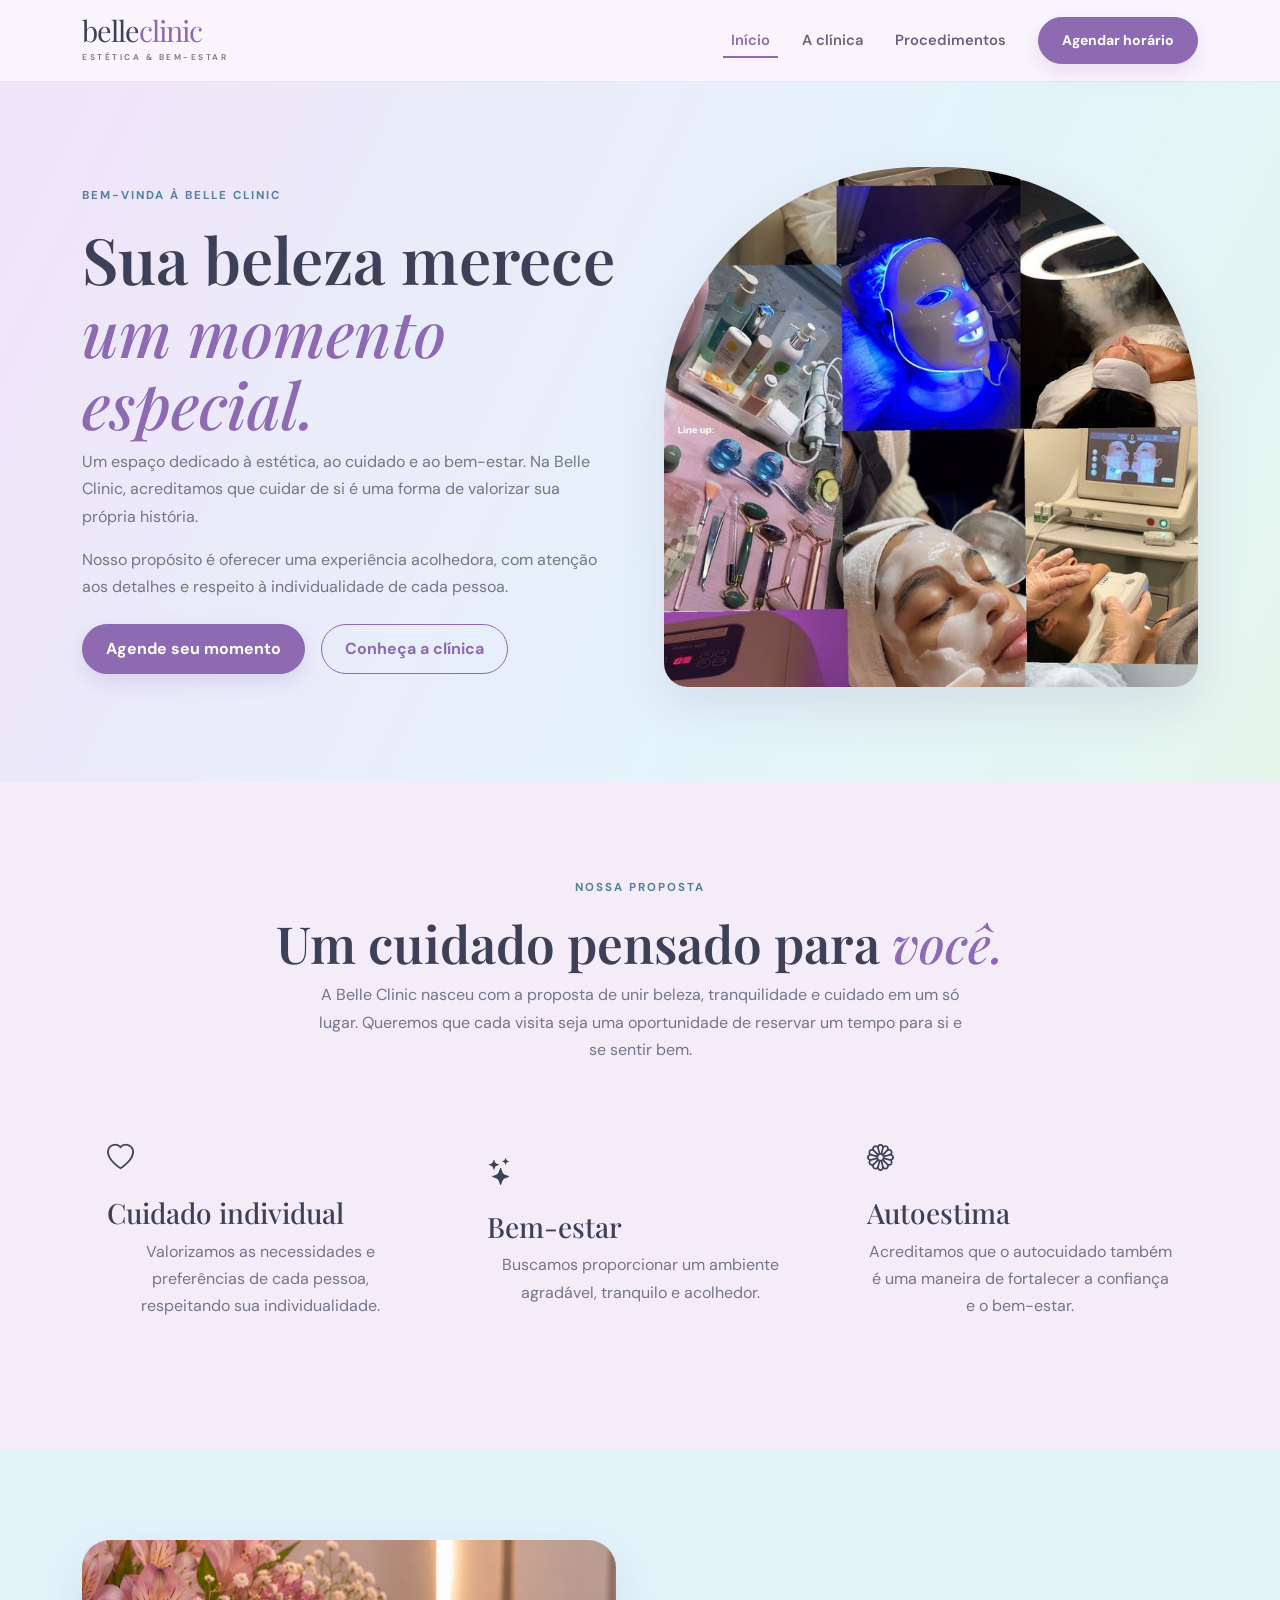
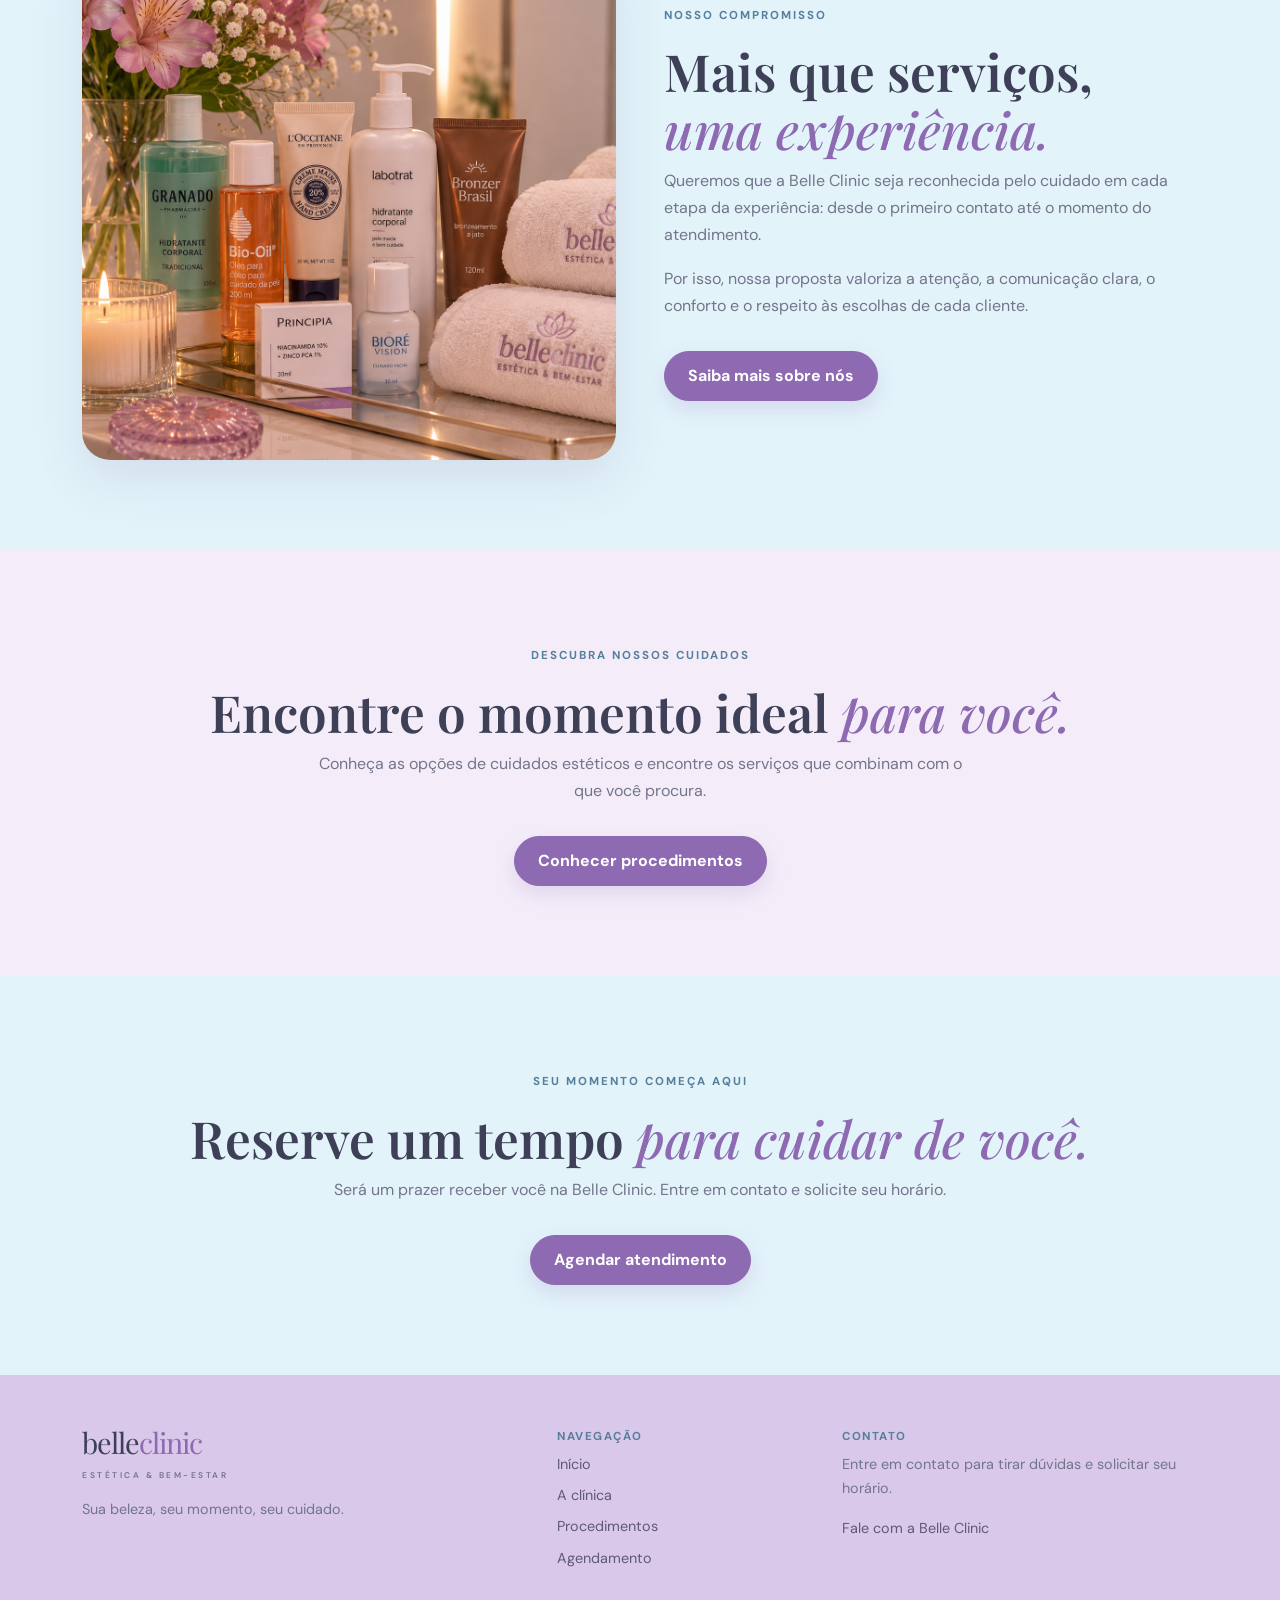
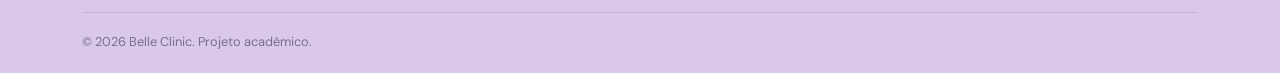
<file: index.html>
<!DOCTYPE html>
<html lang="pt-BR">
<head>
    <meta charset="UTF-8">
    <meta name="viewport" content="width=device-width, initial-scale=1.0">

    <title>Início | Belle Clinic</title>

    <link rel="preconnect" href="https://fonts.googleapis.com">
    <link rel="preconnect" href="https://fonts.gstatic.com" crossorigin>
    <link href="https://fonts.googleapis.com/css2?family=DM+Sans:wght@400;500;600;700&family=Playfair+Display:wght@500;600;700&display=swap" rel="stylesheet">

    <link href="https://cdn.jsdelivr.net/npm/bootstrap@5.3.8/dist/css/bootstrap.min.css" rel="stylesheet">
    <link rel="stylesheet" href="https://cdn.jsdelivr.net/npm/bootstrap-icons@1.13.1/font/bootstrap-icons.min.css">
    <link rel="stylesheet" href="style.css">
</head>

<body>

    <nav class="navbar navbar-expand-lg navbar-belle sticky-top">
        <div class="container">

            <a class="navbar-brand" href="index.html">
                belle<span>clinic</span>
                <small>ESTÉTICA & BEM-ESTAR</small>
            </a>

            <button class="navbar-toggler" type="button"
                data-bs-toggle="collapse"
                data-bs-target="#menuBelle"
                aria-label="Abrir menu">
                <span class="navbar-toggler-icon"></span>
            </button>

            <div class="collapse navbar-collapse" id="menuBelle">
                <ul class="navbar-nav ms-auto align-items-lg-center gap-lg-3">

                    <li class="nav-item">
                        <a class="nav-link active" href="index.html">Início</a>
                    </li>

                    <li class="nav-item">
                        <a class="nav-link" href="clinica.html">A clínica</a>
                    </li>

                    <li class="nav-item">
                        <a class="nav-link" href="procedimentos.html">Procedimentos</a>
                    </li>

                    <li class="nav-item">
                        <a class="btn btn-belle btn-sm ms-lg-2" href="agendamento.html">
                            Agendar horário
                        </a>
                    </li>

                </ul>
            </div>
        </div>
    </nav>

    <main>

        <!-- APRESENTAÇÃO PRINCIPAL -->
        <section class="hero-home">
            <div class="container">
                <div class="row align-items-center g-5">

                    <div class="col-lg-6">

                        <span class="eyebrow">BEM-VINDA À BELLE CLINIC</span>

                        <h1>
                            Sua beleza merece
                            <em>um momento especial.</em>
                        </h1>

                        <p>
                            Um espaço dedicado à estética, ao cuidado e ao
                            bem-estar. Na Belle Clinic, acreditamos que cuidar
                            de si é uma forma de valorizar sua própria história.
                        </p>

                        <p>
                            Nosso propósito é oferecer uma experiência acolhedora,
                            com atenção aos detalhes e respeito à individualidade
                            de cada pessoa.
                        </p>

                        <div class="d-flex flex-wrap gap-3 mt-4">
                            <a href="agendamento.html" class="btn btn-belle">
                                Agende seu momento
                            </a>

                            <a href="clinica.html" class="btn btn-outline-belle">
                                Conheça a clínica
                            </a>
                        </div>

                    </div>

                    <div class="col-lg-6">

                        <img
                            class="hero-photo"
                            <img src="imagens/imageminicial.png"
                            alt="Ambiente de estética acolhedor">

                    </div>

                </div>
            </div>
        </section>

        <!-- NOSSA PROPOSTA -->
        <section class="section-space">
            <div class="container text-center">

                <span class="eyebrow">NOSSA PROPOSTA</span>

                <h2>
                    Um cuidado pensado para
                    <em>você.</em>
                </h2>

                <p class="mx-auto narrow-copy">
                    A Belle Clinic nasceu com a proposta de unir beleza,
                    tranquilidade e cuidado em um só lugar. Queremos que
                    cada visita seja uma oportunidade de reservar um tempo
                    para si e se sentir bem.
                </p>

                <div class="row g-4 mt-4">

                    <div class="col-md-4">
                        <div class="objective-card h-100">
                            <i class="bi bi-heart"></i>
                            <h3>Cuidado individual</h3>
                            <p>
                                Valorizamos as necessidades e preferências
                                de cada pessoa, respeitando sua individualidade.
                            </p>
                        </div>
                    </div>

                    <div class="col-md-4">
                        <div class="objective-card h-100">
                            <i class="bi bi-stars"></i>
                            <h3>Bem-estar</h3>
                            <p>
                                Buscamos proporcionar um ambiente agradável,
                                tranquilo e acolhedor.
                            </p>
                        </div>
                    </div>

                    <div class="col-md-4">
                        <div class="objective-card h-100">
                            <i class="bi bi-flower1"></i>
                            <h3>Autoestima</h3>
                            <p>
                                Acreditamos que o autocuidado também é uma
                                maneira de fortalecer a confiança e o bem-estar.
                            </p>
                        </div>
                    </div>

                </div>

            </div>
        </section>

        <!-- DIFERENCIAL DA EMPRESA -->
        <section class="soft-panel section-space">
            <div class="container">

                <div class="row align-items-center g-5">

                    <div class="col-lg-6">

                        <img
                            class="clinic-photo"
                            <img src="imagens/imagemdosprodutos.png"
                            alt="Espaço preparado para momentos de relaxamento">

                    </div>

                    <div class="col-lg-6">

                        <span class="eyebrow">NOSSO COMPROMISSO</span>

                        <h2>
                            Mais que serviços,
                            <em>uma experiência.</em>
                        </h2>

                        <p>
                            Queremos que a Belle Clinic seja reconhecida
                            pelo cuidado em cada etapa da experiência:
                            desde o primeiro contato até o momento do atendimento.
                        </p>

                        <p>
                            Por isso, nossa proposta valoriza a atenção,
                            a comunicação clara, o conforto e o respeito
                            às escolhas de cada cliente.
                        </p>

                        <a href="clinica.html" class="btn btn-belle mt-3">
                            Saiba mais sobre nós
                        </a>

                    </div>

                </div>
            </div>
        </section>

        <!-- CHAMADA PARA PROCEDIMENTOS -->
        <section class="section-space">
            <div class="container text-center">

                <span class="eyebrow">DESCUBRA NOSSOS CUIDADOS</span>

                <h2>
                    Encontre o momento ideal
                    <em>para você.</em>
                </h2>

                <p class="mx-auto narrow-copy">
                    Conheça as opções de cuidados estéticos e encontre
                    os serviços que combinam com o que você procura.
                </p>

                <a href="procedimentos.html" class="btn btn-belle mt-3">
                    Conhecer procedimentos
                </a>

            </div>
        </section>

        <!-- CHAMADA FINAL -->
        <section class="soft-panel section-space">
            <div class="container text-center">

                <span class="eyebrow">SEU MOMENTO COMEÇA AQUI</span>

                <h2>
                    Reserve um tempo
                    <em>para cuidar de você.</em>
                </h2>

                <p class="mx-auto narrow-copy">
                    Será um prazer receber você na Belle Clinic.
                    Entre em contato e solicite seu horário.
                </p>

                <a href="agendamento.html" class="btn btn-belle mt-3">
                    Agendar atendimento
                </a>

            </div>
        </section>

    </main>

    <footer class="footer-belle">
        <div class="container">

            <div class="row gy-4">

                <div class="col-md-5">
                    <a class="navbar-brand" href="index.html">
                        belle<span>clinic</span>
                        <small>ESTÉTICA & BEM-ESTAR</small>
                    </a>

                    <p class="mt-3">
                        Sua beleza, seu momento, seu cuidado.
                    </p>
                </div>

                <div class="col-6 col-md-3">
                    <h6>NAVEGAÇÃO</h6>
                    <a href="index.html">Início</a>
                    <a href="clinica.html">A clínica</a>
                    <a href="procedimentos.html">Procedimentos</a>
                    <a href="agendamento.html">Agendamento</a>
                </div>

                <div class="col-6 col-md-4">
                    <h6>CONTATO</h6>
                    <p>
                        Entre em contato para tirar dúvidas e solicitar
                        seu horário.
                    </p>
                    <a href="agendamento.html">Fale com a Belle Clinic</a>
                </div>

            </div>

            <div class="footer-bottom">
                © 2026 Belle Clinic. Projeto acadêmico.
            </div>

        </div>
    </footer>

    <script src="https://cdn.jsdelivr.net/npm/bootstrap@5.3.8/dist/js/bootstrap.bundle.min.js"></script>
    <script src="script.js"></script>

</body>
</html>
</file>
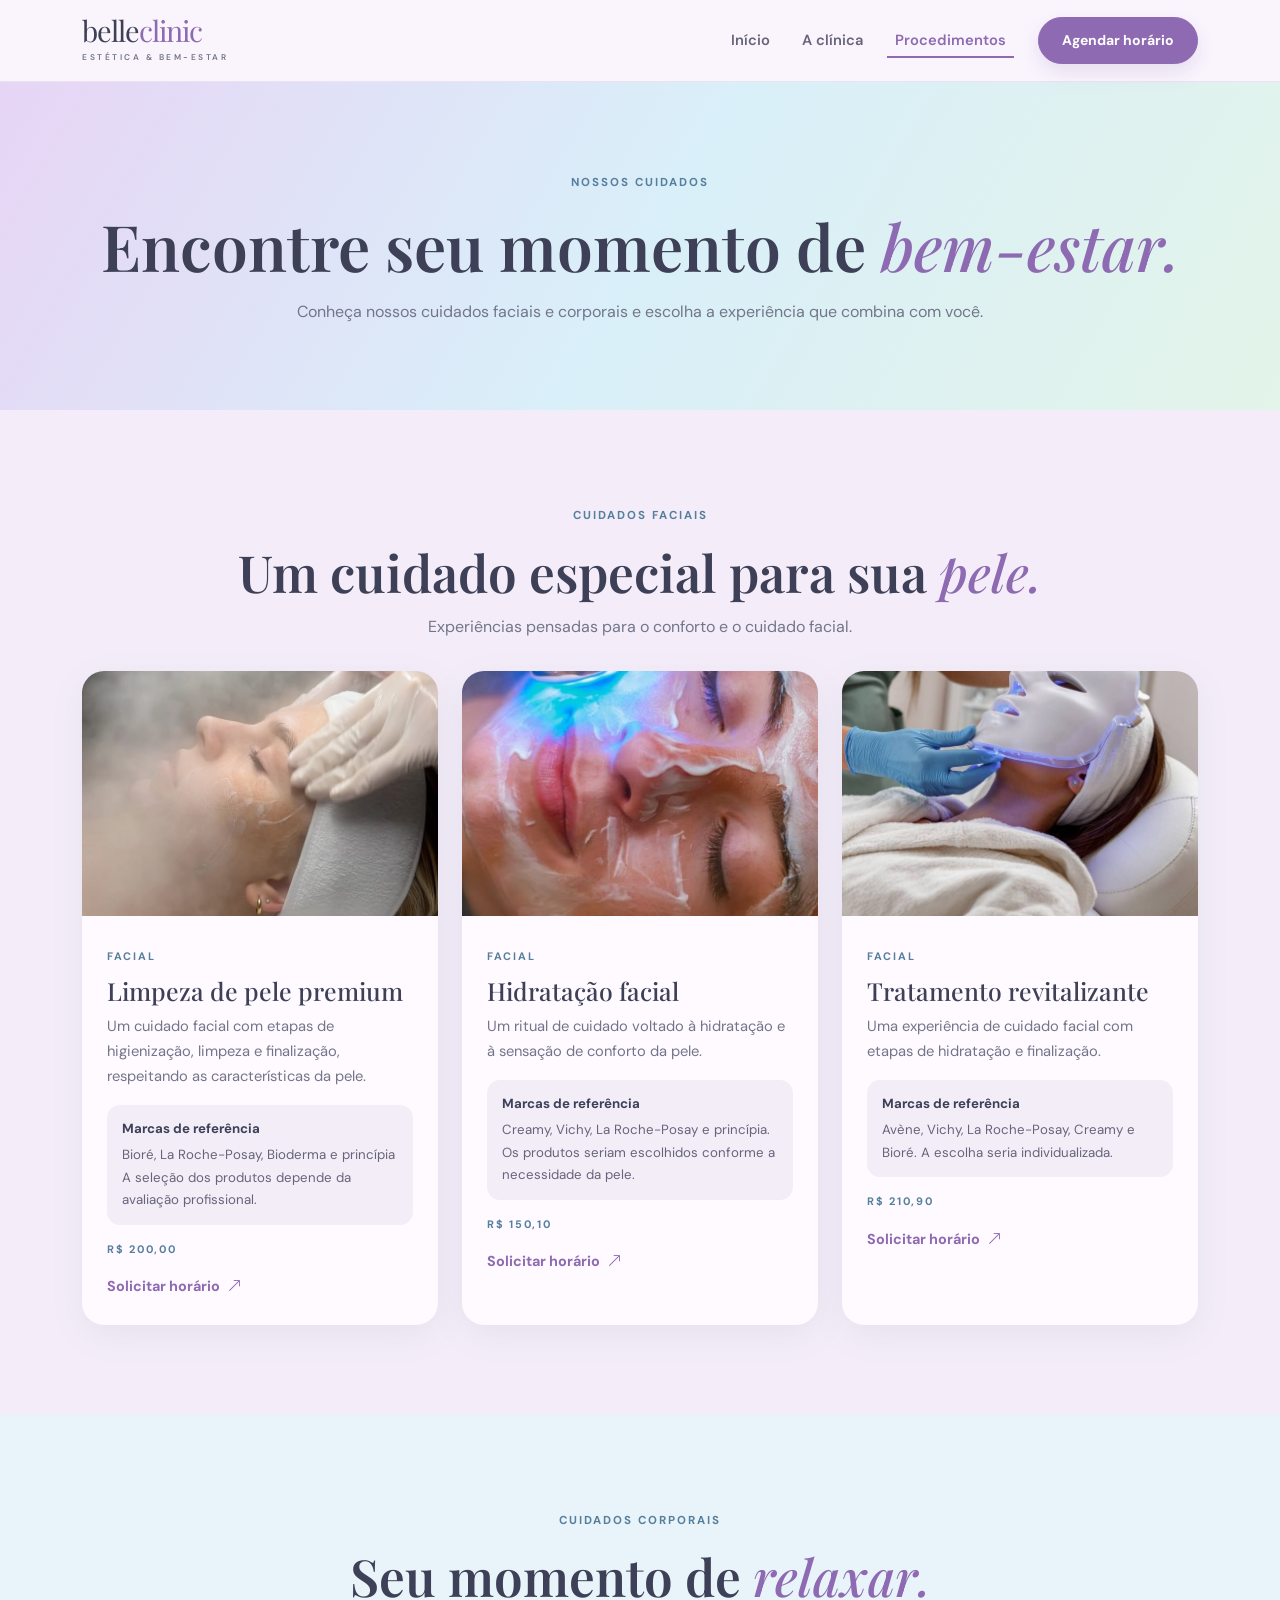
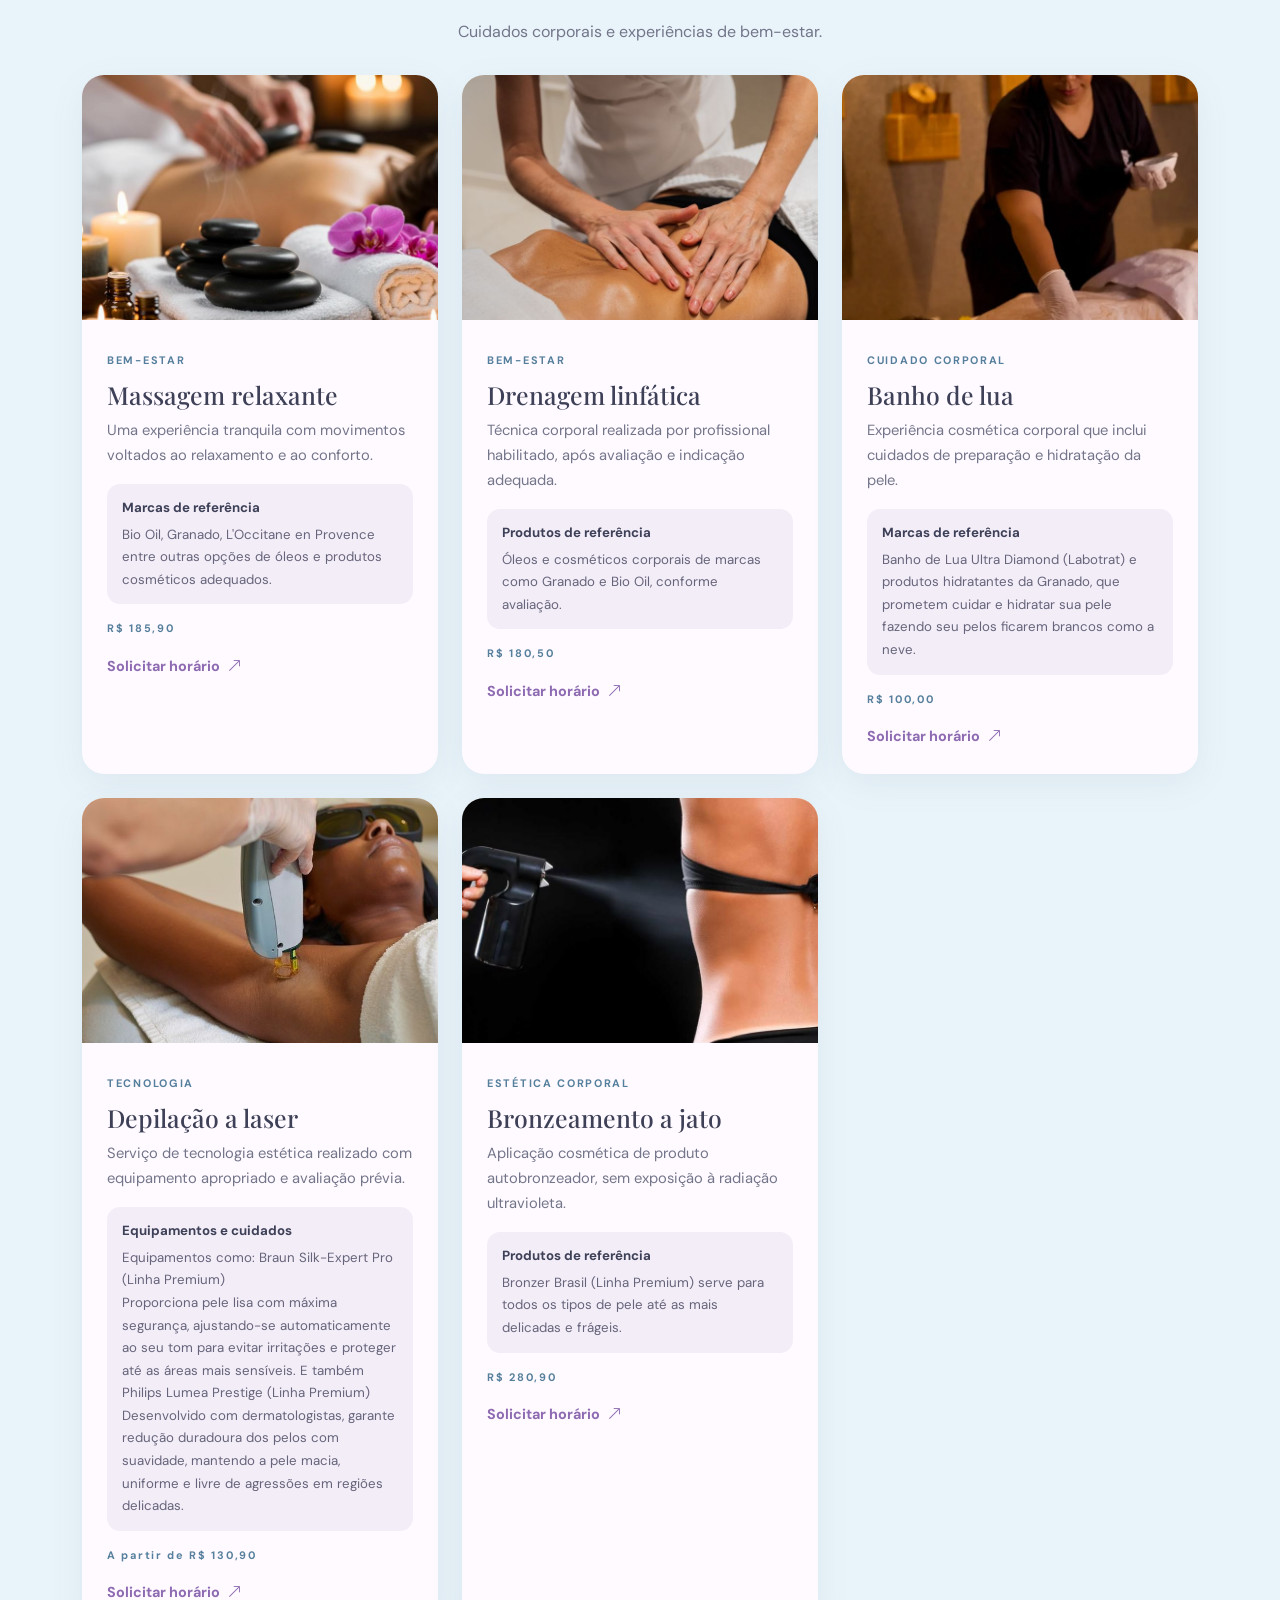
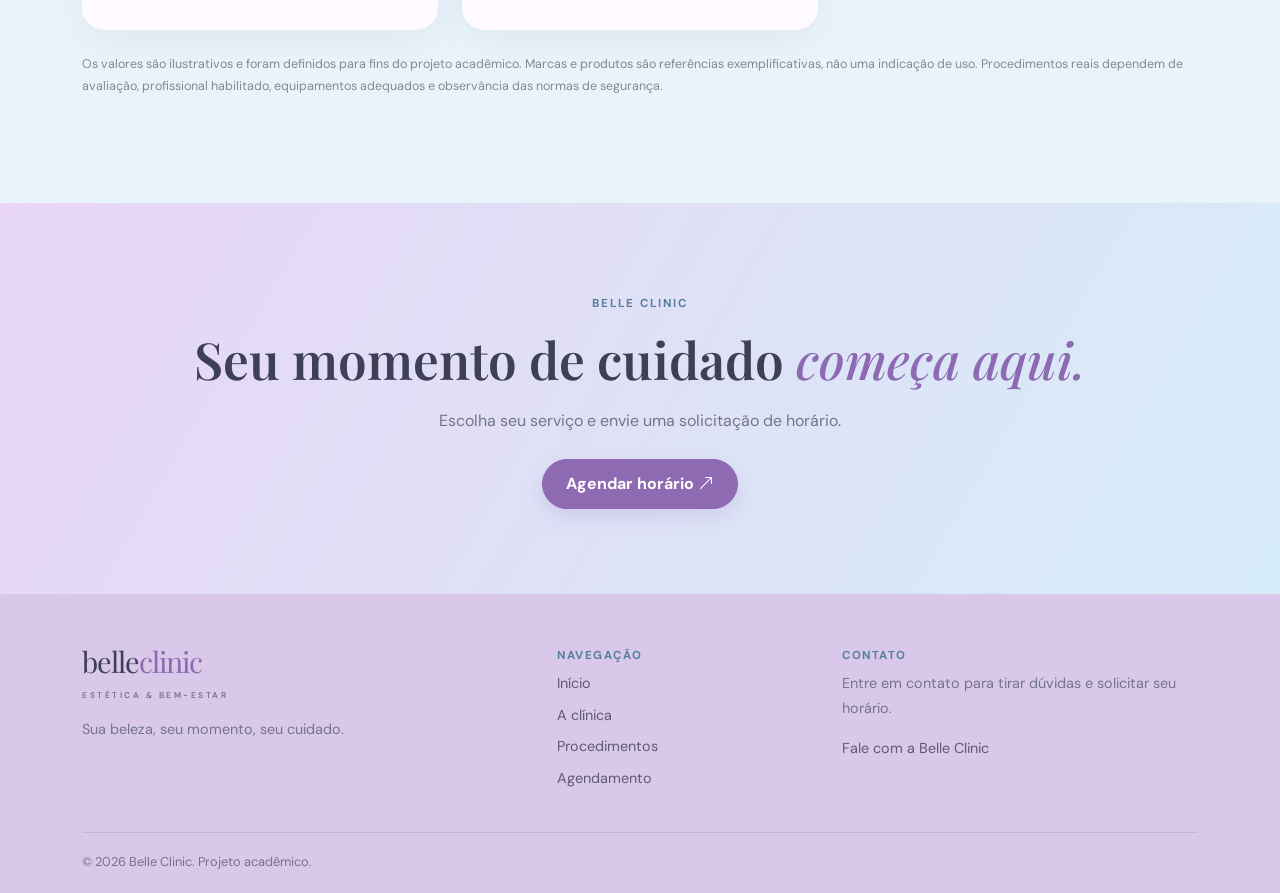
<file: procedimentos.html>
<!DOCTYPE html>
<html lang="pt-BR">
<head>
    <meta charset="UTF-8">
    <meta name="viewport" content="width=device-width, initial-scale=1.0">

    <title>Procedimentos | Belle Clinic</title>

    <link rel="preconnect" href="https://fonts.googleapis.com">
    <link rel="preconnect" href="https://fonts.gstatic.com" crossorigin>
    <link href="https://fonts.googleapis.com/css2?family=DM+Sans:wght@400;500;600;700&family=Playfair+Display:wght@500;600;700&display=swap" rel="stylesheet">

    <link href="https://cdn.jsdelivr.net/npm/bootstrap@5.3.8/dist/css/bootstrap.min.css" rel="stylesheet">
    <link rel="stylesheet" href="https://cdn.jsdelivr.net/npm/bootstrap-icons@1.13.1/font/bootstrap-icons.min.css">
    <link rel="stylesheet" href="style.css">
</head>

<body>

<nav class="navbar navbar-expand-lg navbar-belle sticky-top">
    <div class="container">
        <a class="navbar-brand" href="index.html">
            belle<span>clinic</span>
            <small>ESTÉTICA & BEM-ESTAR</small>
        </a>

        <button class="navbar-toggler" type="button"
            data-bs-toggle="collapse"
            data-bs-target="#menuBelle"
            aria-label="Abrir menu">
            <span class="navbar-toggler-icon"></span>
        </button>

        <div class="collapse navbar-collapse" id="menuBelle">
            <ul class="navbar-nav ms-auto align-items-lg-center gap-lg-3">
                <li class="nav-item">
                    <a class="nav-link" href="index.html">Início</a>
                </li>
                <li class="nav-item">
                    <a class="nav-link" href="clinica.html">A clínica</a>
                </li>
                <li class="nav-item">
                    <a class="nav-link active" href="procedimentos.html">Procedimentos</a>
                </li>
                <li class="nav-item">
                    <a class="btn btn-belle btn-sm ms-lg-2" href="agendamento.html">
                        Agendar horário
                    </a>
                </li>
            </ul>
        </div>
    </div>
</nav>

<main>

    <section class="page-hero">
        <div class="container text-center reveal">
            <span class="eyebrow">NOSSOS CUIDADOS</span>
            <h1>
                Encontre seu momento de
                <em>bem-estar.</em>
            </h1>
            <p>
                Conheça nossos cuidados faciais e corporais e escolha
                a experiência que combina com você.
            </p>
        </div>
    </section>

    <section class="section-space">
        <div class="container">

            <div class="section-heading text-center reveal">
                <span class="eyebrow">CUIDADOS FACIAIS</span>
                <h2>Um cuidado especial para sua <em>pele.</em></h2>
                <p>Experiências pensadas para o conforto e o cuidado facial.</p>
            </div>

            <div class="row g-4">

                <!-- LIMPEZA DE PELE -->
                <div class="col-md-6 col-lg-4 reveal">
                    <article class="service-card">
                        <img src="imagens/imagem1.png"
                    alt="Atendimento de cuidado facial">

                        <div class="service-card-body">
                            <span>FACIAL</span>
                            <h3>Limpeza de pele premium</h3>
                            <p>
                                Um cuidado facial com etapas de higienização,
                                limpeza e finalização, respeitando as características da pele.
                            </p>

                            <div class="service-products">
                                <strong>Marcas de referência</strong>
                                Bioré, La Roche-Posay, Bioderma e princípia
                                A seleção dos produtos depende da avaliação profissional.
                            </div>

                            <span class="service-price">R$ 200,00</span>
                            <a class="service-booking" href="agendamento.html"
                               data-service="Limpeza de pele premium">
                                Solicitar horário <i class="bi bi-arrow-up-right"></i>
                            </a>
                        </div>
                    </article>
                </div>

                <!-- HIDRATAÇÃO -->
                <div class="col-md-6 col-lg-4 reveal reveal-delay-1">
                    <article class="service-card">
                        <img src="imagens/imagem2.png"
                    alt="Atendimento de cuidado facial">

                        <div class="service-card-body">
                            <span>FACIAL</span>
                            <h3>Hidratação facial</h3>
                            <p>
                                Um ritual de cuidado voltado à hidratação e
                                à sensação de conforto da pele.
                            </p>

                            <div class="service-products">
                                <strong>Marcas de referência</strong>
                                Creamy, Vichy, La Roche-Posay e princípia.
                                Os produtos seriam escolhidos conforme a necessidade da pele.
                            </div>

                            <span class="service-price">R$ 150,10</span>
                            <a class="service-booking" href="agendamento.html"
                               data-service="Hidratação facial">
                                Solicitar horário <i class="bi bi-arrow-up-right"></i>
                            </a>
                        </div>
                    </article>
                </div>

                <!-- REVITALIZAÇÃO -->
                <div class="col-md-6 col-lg-4 reveal reveal-delay-2">
                    <article class="service-card">
                        <img src="imagens/imagem3.png"
                    alt="Atendimento de cuidado facial">

                        <div class="service-card-body">
                            <span>FACIAL</span>
                            <h3>Tratamento revitalizante</h3>
                            <p>
                                Uma experiência de cuidado facial com etapas
                                de hidratação e finalização.
                            </p>

                            <div class="service-products">
                                <strong>Marcas de referência</strong>
                                Avène, Vichy, La Roche-Posay, Creamy e Bioré.
                                A escolha seria individualizada.
                            </div>

                            <span class="service-price">R$ 210,90</span>
                            <a class="service-booking" href="agendamento.html"
                               data-service="Tratamento revitalizante">
                                Solicitar horário <i class="bi bi-arrow-up-right"></i>
                            </a>
                        </div>
                    </article>
                </div>

            </div>
        </div>
    </section>

    <section class="section-space services-preview">
        <div class="container">

            <div class="section-heading text-center reveal">
                <span class="eyebrow">CUIDADOS CORPORAIS</span>
                <h2>Seu momento de <em>relaxar.</em></h2>
                <p>Cuidados corporais e experiências de bem-estar.</p>
            </div>

            <div class="row g-4">

                <!-- MASSAGEM -->
                <div class="col-md-6 col-lg-4 reveal">
                    <article class="service-card">
                        <img src="imagens/imagem4.png"
                    alt="Atendimento de cuidado facial">

                        <div class="service-card-body">
                            <span>BEM-ESTAR</span>
                            <h3>Massagem relaxante</h3>
                            <p>
                                Uma experiência tranquila com movimentos
                                voltados ao relaxamento e ao conforto.
                            </p>

                            <div class="service-products">
                                <strong>Marcas de referência</strong>
                                Bio Oil, Granado, L'Occitane en Provence entre outras opções de óleos
                                e produtos cosméticos adequados.
                            </div>

                            <span class="service-price">R$ 185,90</span>
                            <a class="service-booking" href="agendamento.html"
                               data-service="Massagem relaxante">
                                Solicitar horário <i class="bi bi-arrow-up-right"></i>
                            </a>
                        </div>
                    </article>
                </div>

                <!-- DRENAGEM -->
                <div class="col-md-6 col-lg-4 reveal reveal-delay-1">
                    <article class="service-card">
                        <img src="imagens/imagem5.png"
                    alt="Atendimento de cuidado facial">

                        <div class="service-card-body">
                            <span>BEM-ESTAR</span>
                            <h3>Drenagem linfática</h3>
                            <p>
                                Técnica corporal realizada por profissional
                                habilitado, após avaliação e indicação adequada.
                            </p>

                            <div class="service-products">
                                <strong>Produtos de referência</strong>
                                Óleos e cosméticos corporais de marcas como
                                Granado e Bio Oil, conforme avaliação.
                            </div>

                            <span class="service-price">R$ 180,50</span>
                            <a class="service-booking" href="agendamento.html"
                               data-service="Drenagem linfática">
                                Solicitar horário <i class="bi bi-arrow-up-right"></i>
                            </a>
                        </div>
                    </article>
                </div>

                <!-- BANHO DE LUA -->
                <div class="col-md-6 col-lg-4 reveal reveal-delay-2">
                    <article class="service-card">
                        <img src="imagens/imagem6.png"
                    alt="Atendimento de cuidado facial">
                        <div class="service-card-body">
                            <span>CUIDADO CORPORAL</span>
                            <h3>Banho de lua</h3>
                            <p>
                                Experiência cosmética corporal que inclui
                                cuidados de preparação e hidratação da pele.
                            </p>

                            <div class="service-products">
                                <strong>Marcas de referência</strong>
                                 Banho de Lua Ultra Diamond (Labotrat)
                                 e produtos hidratantes da Granado, que prometem cuidar e hidratar sua pele fazendo seu pelos ficarem brancos como a neve.
                            </div>

                            <span class="service-price">R$ 100,00</span>
                            <a class="service-booking" href="agendamento.html"
                               data-service="Banho de lua">
                                Solicitar horário <i class="bi bi-arrow-up-right"></i>
                            </a>
                        </div>
                    </article>
                </div>

                <!-- LASER -->
                <div class="col-md-6 col-lg-4 reveal">
                    <article class="service-card">
                        <img src="imagens/imagem7.png"
                    alt="Atendimento de cuidado facial">

                        <div class="service-card-body">
                            <span>TECNOLOGIA</span>
                            <h3>Depilação a laser</h3>
                            <p>
                                Serviço de tecnologia estética realizado
                                com equipamento apropriado e avaliação prévia.
                            </p>

                            <div class="service-products">
                                <strong>Equipamentos e cuidados</strong>
                                Equipamentos como: Braun Silk-Expert Pro (Linha Premium)<br>
Proporciona pele lisa com máxima segurança, ajustando-se automaticamente ao seu tom para evitar irritações e proteger até as áreas mais sensíveis.
E também Philips Lumea Prestige (Linha Premium)<br>
Desenvolvido com dermatologistas, garante redução duradoura dos pelos com suavidade, mantendo a pele macia, uniforme e livre de agressões em regiões delicadas.

                            </div>

                            <span class="service-price">A partir de R$ 130,90</span>
                            <a class="service-booking" href="agendamento.html"
                               data-service="Depilação a laser">
                                Solicitar horário <i class="bi bi-arrow-up-right"></i>
                            </a>
                        </div>
                    </article>
                </div>

                <!-- BRONZEAMENTO -->
                <div class="col-md-6 col-lg-4 reveal reveal-delay-1">
                    <article class="service-card">
                       <img src="imagens/imagem8.png"
                    alt="Atendimento de cuidado facial">

                        <div class="service-card-body">
                            <span>ESTÉTICA CORPORAL</span>
                            <h3>Bronzeamento a jato</h3>
                            <p>
                                Aplicação cosmética de produto autobronzeador,
                                sem exposição à radiação ultravioleta.
                            </p>

                            <div class="service-products">
                                <strong>Produtos de referência</strong>
                               Bronzer Brasil (Linha Premium)
                               serve para todos os tipos de pele até as mais delicadas e frágeis.
                            </div>

                            <span class="service-price">R$ 280,90</span>
                            <a class="service-booking" href="agendamento.html"
                               data-service="Bronzeamento a jato">
                                Solicitar horário <i class="bi bi-arrow-up-right"></i>
                            </a>
                        </div>
                    </article>
                </div>

            </div>

            <p class="disclaimer mt-4">
                Os valores são ilustrativos e foram definidos para fins do projeto acadêmico.
                Marcas e produtos são referências exemplificativas, não uma indicação de uso.
                Procedimentos reais dependem de avaliação, profissional habilitado,
                equipamentos adequados e observância das normas de segurança.
            </p>

        </div>
    </section>

    <section class="cta-section text-center">
        <div class="container reveal">
            <span class="eyebrow">BELLE CLINIC</span>
            <h2>Seu momento de cuidado <em>começa aqui.</em></h2>
            <p>Escolha seu serviço e envie uma solicitação de horário.</p>
            <a href="agendamento.html" class="btn btn-belle">
                Agendar horário <i class="bi bi-arrow-up-right"></i>
            </a>
        </div>
    </section>

</main>

<footer class="footer-belle">
    <div class="container">
        <div class="row gy-4">
            <div class="col-md-5">
                <a class="navbar-brand" href="index.html">
                    belle<span>clinic</span>
                    <small>ESTÉTICA & BEM-ESTAR</small>
                </a>
                <p class="mt-3">Sua beleza, seu momento, seu cuidado.</p>
            </div>

            <div class="col-6 col-md-3">
                <h6>NAVEGAÇÃO</h6>
                <a href="index.html">Início</a>
                <a href="clinica.html">A clínica</a>
                <a href="procedimentos.html">Procedimentos</a>
                <a href="agendamento.html">Agendamento</a>
            </div>

            <div class="col-6 col-md-4">
                <h6>CONTATO</h6>
                <p>Entre em contato para tirar dúvidas e solicitar seu horário.</p>
                <a href="agendamento.html">Fale com a Belle Clinic</a>
            </div>
        </div>

        <div class="footer-bottom">
            © 2026 Belle Clinic. Projeto acadêmico.
        </div>
    </div>
</footer>

<script src="https://cdn.jsdelivr.net/npm/bootstrap@5.3.8/dist/js/bootstrap.bundle.min.js"></script>
<script src="script.js"></script>

</body>
</html>
</file>
<file: style.css>
/* =========================================
   BELLE CLINIC | IDENTIDADE VISUAL
========================================= */

:root {
    --lilac: #d8b9ef;
    --lilac-deep: #8d6ab1;
    --lilac-dark: #70518f;
    --blue: #a8d8f0;
    --blue-deep: #557f9c;
    --mint: #c5ebd8;
    --yellow: #fff3b8;
    --pink: #f3a1cc;
    --ink: #3d4057;
    --muted: #73758a;
    --surface: #f4edf9;
    --surface-blue: #e8f4fa;
    --white: #fffaff;
    --line: #e5d9ed;
    --shadow: 0 18px 50px rgba(92, 72, 120, .12);
}

* {
    box-sizing: border-box;
}

html {
    scroll-behavior: smooth;
    scroll-padding-top: 90px;
}

body {
    margin: 0;
    background: var(--surface);
    color: var(--ink);
    font-family: "DM Sans", sans-serif;
    line-height: 1.7;
    overflow-x: hidden;
}

h1, h2, h3, h4, .navbar-brand {
    font-family: "Playfair Display", serif;
}

h1, h2 {
    line-height: 1.13;
    font-weight: 600;
}

h1 {
    font-size: clamp(2.7rem, 5vw, 4.6rem);
}

h2 {
    font-size: clamp(2rem, 4vw, 3.2rem);
}

h1 em, h2 em {
    color: var(--lilac-deep);
    font-weight: 500;
}

p {
    color: var(--muted);
}

a {
    text-decoration: none;
}

img {
    max-width: 100%;
}

/* =========================================
   NAVEGAÇÃO
========================================= */

.navbar-belle {
    background: rgba(250, 246, 253, .92);
    backdrop-filter: blur(16px);
    border-bottom: 1px solid rgba(141, 106, 177, .13);
    padding: 13px 0;
    transition: box-shadow .3s ease, padding .3s ease;
}

.navbar-belle.scrolled {
    box-shadow: 0 8px 30px rgba(70, 53, 92, .10);
    padding: 9px 0;
}

.navbar-brand {
    font-size: 1.8rem;
    line-height: .9;
    color: var(--ink);
    letter-spacing: -1px;
}

.navbar-brand span {
    color: var(--lilac-deep);
}

.navbar-brand small {
    display: block;
    font: 600 .52rem "DM Sans", sans-serif;
    letter-spacing: 2.5px;
    color: var(--muted);
    margin-top: 8px;
}

.navbar-belle .nav-link {
    color: #66647a;
    font-size: .92rem;
    font-weight: 600;
    position: relative;
    transition: color .25s ease;
}

.navbar-belle .nav-link::after {
    content: "";
    position: absolute;
    left: 0;
    bottom: 3px;
    width: 0;
    height: 2px;
    background: var(--lilac-deep);
    transition: width .25s ease;
}

.navbar-belle .nav-link:hover::after,
.navbar-belle .nav-link.active::after {
    width: 100%;
}

.navbar-belle .nav-link:hover,
.navbar-belle .nav-link.active {
    color: var(--lilac-deep);
}

.navbar-toggler {
    border-color: var(--line);
}

.navbar-toggler:focus {
    box-shadow: 0 0 0 .2rem rgba(141, 106, 177, .15);
}

/* =========================================
   BOTÕES
========================================= */

.btn {
    border-radius: 50px;
    padding: 12px 23px;
    font-weight: 700;
    transition: transform .25s ease, box-shadow .25s ease, background .25s ease;
}

.btn-belle {
    background: var(--lilac-deep);
    color: white;
    border: 1px solid var(--lilac-deep);
    box-shadow: 0 8px 20px rgba(141, 106, 177, .18);
}

.btn-belle:hover {
    background: var(--lilac-dark);
    color: white;
    transform: translateY(-3px);
    box-shadow: 0 12px 25px rgba(112, 81, 143, .25);
}

.btn-outline-belle {
    border: 1px solid var(--lilac-deep);
    color: var(--lilac-deep);
}

.btn-outline-belle:hover {
    background: var(--lilac-deep);
    color: white;
    transform: translateY(-2px);
}

/* =========================================
   TEXTOS DE DESTAQUE
========================================= */

.eyebrow {
    display: inline-flex;
    align-items: center;
    gap: 8px;
    color: var(--blue-deep);
    font-size: .72rem;
    font-weight: 700;
    letter-spacing: 2px;
    margin-bottom: 18px;
}

.lead-copy {
    font-size: 1.08rem;
    max-width: 540px;
    margin-top: 22px;
}

.section-space {
    padding: 90px 0;
}

.section-heading {
    margin-bottom: 30px;
}

.section-heading h2 {
    margin-bottom: 12px;
}

.section-heading p {
    margin: 0;
}

/* =========================================
   INÍCIO
========================================= */

.hero-home {
    padding: 85px 0 95px;
    background: linear-gradient(115deg, #f0e4f8, #e4f3fb 62%, #e5f5ec);
    overflow: hidden;
}

.hero-photo-wrap {
    position: relative;
    padding: 0 20px 20px 0;
}

.hero-photo {
    width: 100%;
    height: 520px;
    object-fit: cover;
    border-radius: 48% 48% 24px 24px;
    position: relative;
    z-index: 1;
    box-shadow: var(--shadow);
}

.photo-orbit {
    position: absolute;
    right: 0;
    bottom: 0;
    width: 75%;
    height: 85%;
    border: 2px solid var(--pink);
    border-radius: 48% 48% 25px 25px;
}

.floating-note {
    position: absolute;
    z-index: 2;
    bottom: 55px;
    left: -20px;
    background: var(--white);
    padding: 17px 22px;
    border-radius: 18px;
    box-shadow: var(--shadow);
    display: grid;
    grid-template-columns: 35px 1fr;
    column-gap: 10px;
}

.floating-note span {
    grid-row: span 2;
    color: #d77eb1;
    font-size: 1.6rem;
}

.floating-note strong {
    font-family: "Playfair Display";
    font-size: 1.05rem;
}

.floating-note small {
    color: var(--muted);
}

.hero-note {
    display: flex;
    align-items: center;
    gap: 12px;
    margin-top: 40px;
    color: var(--muted);
    font-size: .88rem;
}

.note-icon {
    width: 38px;
    height: 38px;
    border-radius: 50%;
    display: grid;
    place-items: center;
    background: var(--pink);
    color: #754e70;
}

/* =========================================
   CARDS DE OBJETIVOS
========================================= */

.objective-section {
    background: #f7f0fb;
}

.objective-card {
    height: 190px;
    border-radius: 22px;
    padding: 25px;
    display: flex;
    flex-direction: column;
    justify-content: center;
    align-items: flex-start;
    color: var(--ink);
    transition: transform .35s ease, box-shadow .35s ease;
}

.objective-card:hover {
    transform: translateY(-8px);
    box-shadow: var(--shadow);
    color: var(--ink);
}

.objective-card i {
    font-size: 1.7rem;
    margin-bottom: 14px;
}

.objective-card span {
    font-family: "Playfair Display";
    font-size: 1.35rem;
}

.objective-card small {
    color: #77748a;
}

.objective-lilac { background: #e6d2f4; }
.objective-blue { background: #c8e8f7; }
.objective-mint { background: #d5f0e2; }
.objective-pink { background: #f8d2e7; }

/* =========================================
   PROCEDIMENTOS
========================================= */

.services-preview {
    background: #e9f4fa;
}

.text-link {
    color: var(--lilac-deep);
    font-weight: 700;
}

.service-card {
    height: 100%;
    background: var(--white);
    border-radius: 22px;
    overflow: hidden;
    box-shadow: 0 10px 35px rgba(76, 91, 120, .08);
    transition: transform .35s ease, box-shadow .35s ease;
}

.service-card:hover {
    transform: translateY(-8px);
    box-shadow: var(--shadow);
}

.service-card > img {
    width: 100%;
    height: 245px;
    object-fit: cover;
    transition: transform .6s ease;
}

.service-card:hover > img {
    transform: scale(1.045);
}

.service-card-body {
    padding: 25px;
}

.service-card-body > span {
    font-size: .68rem;
    letter-spacing: 1.7px;
    font-weight: 700;
    color: var(--blue-deep);
}

.service-card h3 {
    font-size: 1.55rem;
    margin: 8px 0;
}

.service-card p {
    font-size: .92rem;
}

.service-card a {
    color: var(--lilac-deep);
    font-weight: 700;
    font-size: .9rem;
}

.service-price {
    display: block;
    color: var(--lilac-dark);
    font-size: 1.25rem;
    font-weight: 700;
    margin: 15px 0 8px;
}

.service-products {
    background: #f3edf8;
    border-radius: 13px;
    padding: 13px 15px;
    margin: 15px 0;
    font-size: .83rem;
    color: #66647a;
}

.service-products strong {
    display: block;
    color: var(--ink);
    margin-bottom: 4px;
}

.service-card .service-booking {
    display: inline-flex;
    align-items: center;
    gap: 7px;
    margin-top: 8px;
}

/* =========================================
   SOBRE A CLÍNICA
========================================= */

.about-band {
    background: #e4f3ec;
}

.about-band-img {
    width: 100%;
    height: 390px;
    object-fit: cover;
    border-radius: 28px;
}

.about-band p {
    max-width: 520px;
}

.clinic-photo {
    width: 100%;
    height: 520px;
    object-fit: cover;
    border-radius: 28px;
    box-shadow: var(--shadow);
}

.values-list {
    display: grid;
    gap: 17px;
    margin-top: 25px;
}

.values-list > div {
    display: flex;
    align-items: center;
    gap: 15px;
}

.values-list i {
    width: 43px;
    height: 43px;
    display: grid;
    place-items: center;
    border-radius: 50%;
    background: #e6d2f4;
    color: var(--lilac-deep);
    font-size: 1.2rem;
}

.values-list strong,
.values-list small {
    display: block;
}

.values-list small {
    color: var(--muted);
}

.soft-panel {
    background: #e3f3fa;
}

.narrow-copy {
    max-width: 650px;
}

/* =========================================
   CHAMADA PARA AGENDAMENTO
========================================= */

.cta-section {
    padding: 85px 0;
    background: linear-gradient(120deg, #e8d5f5, #d6edf8);
}

.cta-section p {
    margin: 18px 0 25px;
}

/* =========================================
   PÁGINAS INTERNAS
========================================= */

.page-hero {
    padding: 85px 0;
    background: linear-gradient(120deg, #e7d5f5, #d9eff9, #e3f4e9);
}

.page-hero h1 {
    font-size: clamp(2.5rem, 5vw, 4rem);
}

.page-hero p {
    margin: 15px 0 0;
}

/* =========================================
   AGENDAMENTO
========================================= */

.booking-section {
    background: #f2eafa;
}

.booking-aside {
    position: sticky;
    top: 110px;
}

.booking-aside img {
    width: 100%;
    height: 260px;
    object-fit: cover;
    border-radius: 22px;
    margin-top: 15px;
}

.booking-tip {
    display: flex;
    gap: 10px;
    margin-top: 18px;
    padding: 15px;
    border-radius: 14px;
    background: #dceef8;
    color: #4c6e86;
    font-size: .86rem;
}

.booking-form-card {
    background: var(--white);
    padding: clamp(22px, 4vw, 42px);
    border-radius: 25px;
    box-shadow: var(--shadow);
}

.booking-form-card h2 {
    font-size: 2.1rem;
}

.form-intro {
    font-size: .9rem;
}

.form-label {
    font-size: .88rem;
    font-weight: 700;
    color: #57566e;
}

.form-control,
.form-select {
    border: 1px solid #ded3e9;
    border-radius: 12px;
    padding: 12px 14px;
    background: #fffefe;
    color: var(--ink);
}

.form-control:focus,
.form-select:focus {
    border-color: var(--lilac-deep);
    box-shadow: 0 0 0 .2rem rgba(141, 106, 177, .15);
}

.form-check-input:checked {
    background-color: var(--lilac-deep);
    border-color: var(--lilac-deep);
}

.form-check-label {
    font-size: .84rem;
    color: var(--muted);
}

.privacy-note,
.disclaimer {
    display: block;
    color: #89859a;
    font-size: .78rem;
    margin-top: 12px;
}

#formFeedback {
    border-radius: 13px;
    font-size: .9rem;
}

/* =========================================
   LISTA DE SOLICITAÇÕES
========================================= */

.requests-area {
    border-top: 1px solid var(--line);
    padding-top: 35px;
}

.requests-count {
    background: #d8eefa;
    color: #4c6e86;
    padding: 7px 13px;
    border-radius: 30px;
    font-size: .82rem;
    font-weight: 700;
}

.requests-list {
    display: grid;
    gap: 10px;
}

.request-item {
    background: #fffaff;
    border: 1px solid var(--line);
    border-radius: 14px;
    padding: 15px 18px;
    display: flex;
    justify-content: space-between;
    gap: 12px;
    flex-wrap: wrap;
}

.request-item strong {
    display: block;
}

.request-item small {
    color: var(--muted);
}

.empty-state {
    background: #fffaff;
    border-radius: 14px;
    padding: 18px;
    color: var(--muted);
    margin: 0;
}

/* =========================================
   RODAPÉ
========================================= */

.footer-belle {
    padding: 55px 0 20px;
    background: #d9c8e9;
}

.footer-belle p {
    font-size: .9rem;
}

.footer-belle h6 {
    font-size: .72rem;
    letter-spacing: 1.5px;
    color: var(--blue-deep);
    font-weight: 700;
}

.footer-belle a:not(.navbar-brand) {
    display: block;
    color: #5f5a74;
    margin: 7px 0;
    font-size: .9rem;
    transition: color .2s ease, transform .2s ease;
}

.footer-belle a:hover {
    color: #76549a;
    transform: translateX(3px);
}

.footer-bottom {
    border-top: 1px solid rgba(80, 67, 100, .15);
    margin-top: 35px;
    padding-top: 18px;
    color: #77718a;
    font-size: .8rem;
}

/* =========================================
   ANIMAÇÕES DE ENTRADA
========================================= */

.reveal {
    opacity: 0;
    transform: translateY(28px);
    transition: opacity .75s ease, transform .75s ease;
}

.reveal.visible {
    opacity: 1;
    transform: translateY(0);
}

.reveal-delay-1 { transition-delay: .12s; }
.reveal-delay-2 { transition-delay: .24s; }
.reveal-delay-3 { transition-delay: .36s; }

@keyframes gentleFloat {
    0%, 100% { transform: translateY(0); }
    50% { transform: translateY(-9px); }
}

.floating-note {
    animation: gentleFloat 4s ease-in-out infinite;
}

/* =========================================
   RESPONSIVIDADE
========================================= */

@media (max-width: 767px) {
    .hero-home {
        padding: 55px 0;
    }

    .hero-photo {
        height: 370px;
    }

    .floating-note {
        left: 0;
        bottom: 35px;
    }

    .section-space {
        padding: 65px 0;
    }

    .objective-card {
        height: 160px;
        padding: 17px;
    }

    .about-band-img,
    .clinic-photo {
        height: 330px;
    }

    .booking-aside {
        position: static;
    }

    .page-hero {
        padding: 65px 0;
    }

    .navbar-belle .navbar-collapse {
        padding: 15px 0;
    }

    .navbar-belle .nav-link {
        padding: 9px 0;
    }

    .service-card > img {
        height: 220px;
    }
}

@media (prefers-reduced-motion: reduce) {
    *,
    *::before,
    *::after {
        scroll-behavior: auto !important;
        animation-duration: .01ms !important;
        transition-duration: .01ms !important;
    }

    .reveal {
        opacity: 1;
        transform: none;
    }
}
</file>
